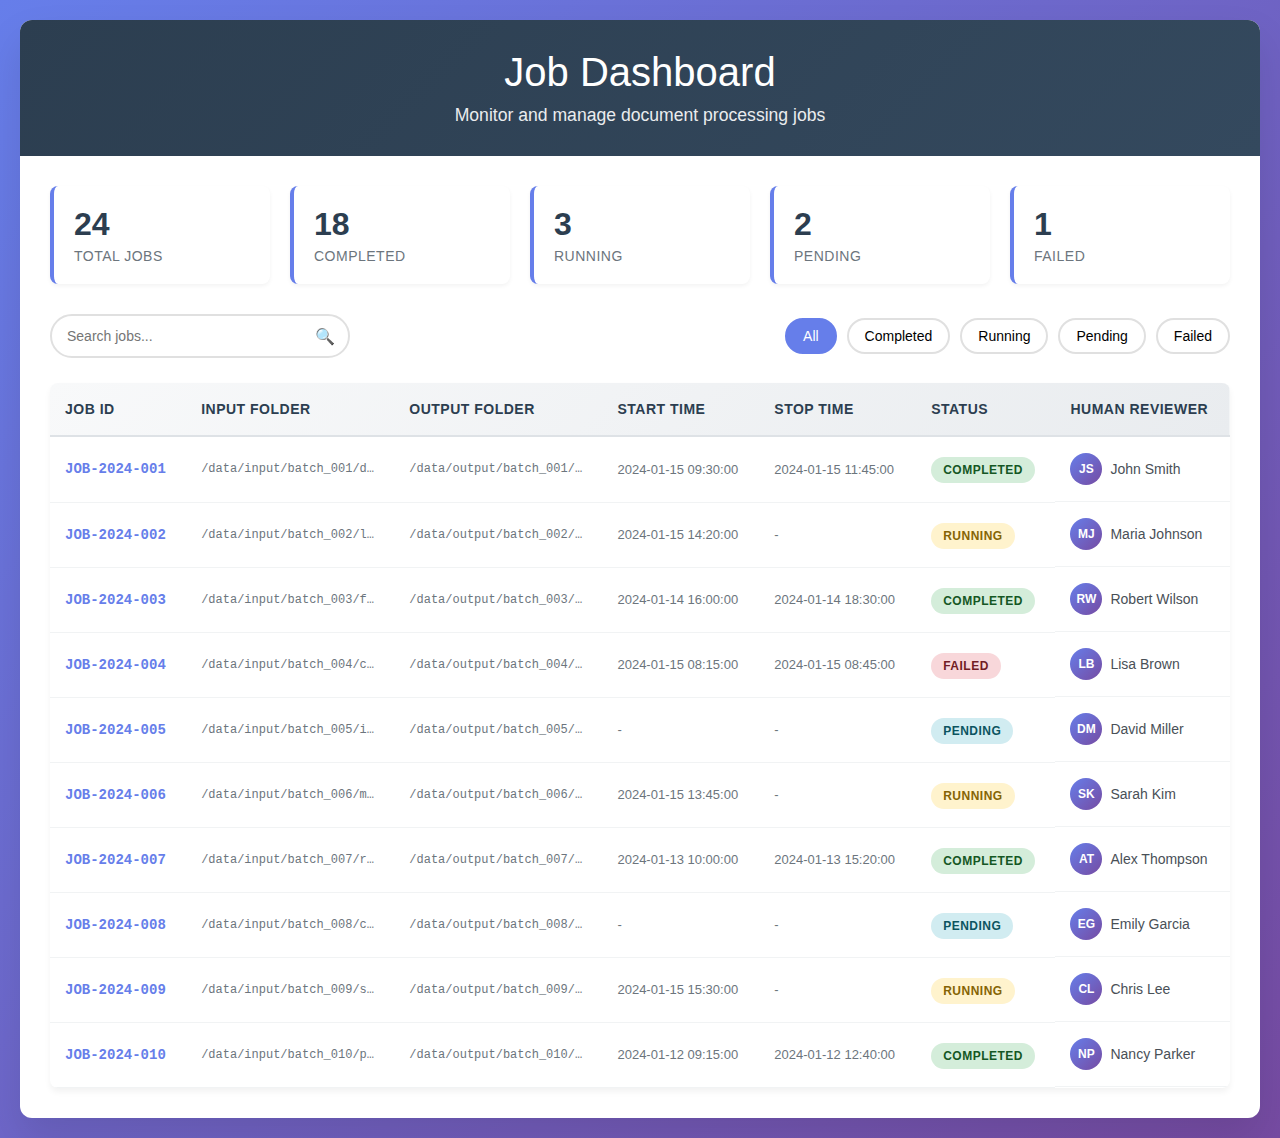
<file: job_dashboard.html>
<!DOCTYPE html>
<html lang="en">
<head>
    <meta charset="UTF-8">
    <meta name="viewport" content="width=device-width, initial-scale=1.0">
    <title>Job Dashboard</title>
    <style>
        * {
            margin: 0;
            padding: 0;
            box-sizing: border-box;
        }

        body {
            font-family: 'Segoe UI', Tahoma, Geneva, Verdana, sans-serif;
            background: linear-gradient(135deg, #667eea 0%, #764ba2 100%);
            min-height: 100vh;
            padding: 20px;
        }

        .container {
            max-width: 1400px;
            margin: 0 auto;
            background: white;
            border-radius: 12px;
            box-shadow: 0 20px 40px rgba(0, 0, 0, 0.1);
            overflow: hidden;
        }

        .header {
            background: linear-gradient(135deg, #2c3e50 0%, #34495e 100%);
            color: white;
            padding: 30px;
            text-align: center;
        }

        .header h1 {
            font-size: 2.5rem;
            font-weight: 300;
            margin-bottom: 10px;
        }

        .header p {
            font-size: 1.1rem;
            opacity: 0.9;
        }

        .table-container {
            padding: 30px;
            overflow-x: auto;
        }

        .controls {
            display: flex;
            justify-content: space-between;
            align-items: center;
            margin-bottom: 25px;
            flex-wrap: wrap;
            gap: 15px;
        }

        .search-box {
            position: relative;
        }

        .search-box input {
            padding: 12px 45px 12px 15px;
            border: 2px solid #e0e0e0;
            border-radius: 25px;
            font-size: 14px;
            width: 300px;
            transition: all 0.3s ease;
        }

        .search-box input:focus {
            outline: none;
            border-color: #667eea;
            box-shadow: 0 0 0 3px rgba(102, 126, 234, 0.1);
        }

        .search-icon {
            position: absolute;
            right: 15px;
            top: 50%;
            transform: translateY(-50%);
            color: #999;
        }

        .status-filter {
            display: flex;
            gap: 10px;
        }

        .filter-btn {
            padding: 8px 16px;
            border: 2px solid #e0e0e0;
            background: white;
            border-radius: 20px;
            cursor: pointer;
            transition: all 0.3s ease;
            font-size: 14px;
        }

        .filter-btn:hover,
        .filter-btn.active {
            background: #667eea;
            color: white;
            border-color: #667eea;
        }

        table {
            width: 100%;
            border-collapse: collapse;
            background: white;
            border-radius: 8px;
            overflow: hidden;
            box-shadow: 0 4px 6px rgba(0, 0, 0, 0.05);
        }

        thead {
            background: linear-gradient(135deg, #f8f9fa 0%, #e9ecef 100%);
        }

        th {
            padding: 18px 15px;
            text-align: left;
            font-weight: 600;
            color: #2c3e50;
            font-size: 14px;
            text-transform: uppercase;
            letter-spacing: 0.5px;
            border-bottom: 2px solid #dee2e6;
        }

        td {
            padding: 16px 15px;
            border-bottom: 1px solid #f1f3f4;
            font-size: 14px;
            color: #495057;
            transition: background-color 0.2s ease;
        }

        tr:hover td {
            background-color: #f8f9fa;
        }

        .job-id {
            font-weight: 600;
            color: #667eea;
            font-family: 'Courier New', monospace;
        }

        .folder-path {
            font-family: 'Courier New', monospace;
            font-size: 12px;
            color: #6c757d;
            max-width: 200px;
            overflow: hidden;
            text-overflow: ellipsis;
            white-space: nowrap;
        }

        .folder-path:hover {
            overflow: visible;
            white-space: normal;
            word-break: break-all;
        }

        .status {
            padding: 6px 12px;
            border-radius: 20px;
            font-size: 12px;
            font-weight: 600;
            text-transform: uppercase;
            letter-spacing: 0.5px;
        }

        .status.completed {
            background: #d4edda;
            color: #155724;
        }

        .status.running {
            background: #fff3cd;
            color: #856404;
        }

        .status.failed {
            background: #f8d7da;
            color: #721c24;
        }

        .status.pending {
            background: #d1ecf1;
            color: #0c5460;
        }

        .datetime {
            font-size: 13px;
            color: #6c757d;
        }

        .reviewer {
            display: flex;
            align-items: center;
            gap: 8px;
        }

        .reviewer-avatar {
            width: 32px;
            height: 32px;
            border-radius: 50%;
            background: linear-gradient(135deg, #667eea, #764ba2);
            display: flex;
            align-items: center;
            justify-content: center;
            color: white;
            font-weight: 600;
            font-size: 12px;
        }

        .reviewer-name {
            font-weight: 500;
        }

        .stats {
            display: grid;
            grid-template-columns: repeat(auto-fit, minmax(200px, 1fr));
            gap: 20px;
            margin-bottom: 30px;
        }

        .stat-card {
            background: white;
            padding: 20px;
            border-radius: 8px;
            box-shadow: 0 2px 4px rgba(0, 0, 0, 0.05);
            border-left: 4px solid #667eea;
        }

        .stat-number {
            font-size: 2rem;
            font-weight: 700;
            color: #2c3e50;
            margin-bottom: 5px;
        }

        .stat-label {
            color: #6c757d;
            font-size: 14px;
            text-transform: uppercase;
            letter-spacing: 0.5px;
        }

        @media (max-width: 768px) {
            .controls {
                flex-direction: column;
                align-items: stretch;
            }

            .search-box input {
                width: 100%;
            }

            .status-filter {
                justify-content: center;
            }

            table {
                font-size: 12px;
            }

            th, td {
                padding: 12px 8px;
            }

            .folder-path {
                max-width: 120px;
            }
        }
    </style>
</head>
<body>
    <div class="container">
        <div class="header">
            <h1>Job Dashboard</h1>
            <p>Monitor and manage document processing jobs</p>
        </div>

        <div class="table-container">
            <div class="stats">
                <div class="stat-card">
                    <div class="stat-number">24</div>
                    <div class="stat-label">Total Jobs</div>
                </div>
                <div class="stat-card">
                    <div class="stat-number">18</div>
                    <div class="stat-label">Completed</div>
                </div>
                <div class="stat-card">
                    <div class="stat-number">3</div>
                    <div class="stat-label">Running</div>
                </div>
                <div class="stat-card">
                    <div class="stat-number">2</div>
                    <div class="stat-label">Pending</div>
                </div>
                <div class="stat-card">
                    <div class="stat-number">1</div>
                    <div class="stat-label">Failed</div>
                </div>
            </div>

            <div class="controls">
                <div class="search-box">
                    <input type="text" placeholder="Search jobs..." id="searchInput">
                    <span class="search-icon">🔍</span>
                </div>
                <div class="status-filter">
                    <button class="filter-btn active" data-status="all">All</button>
                    <button class="filter-btn" data-status="completed">Completed</button>
                    <button class="filter-btn" data-status="running">Running</button>
                    <button class="filter-btn" data-status="pending">Pending</button>
                    <button class="filter-btn" data-status="failed">Failed</button>
                </div>
            </div>

            <table id="jobTable">
                <thead>
                    <tr>
                        <th>Job ID</th>
                        <th>Input Folder</th>
                        <th>Output Folder</th>
                        <th>Start Time</th>
                        <th>Stop Time</th>
                        <th>Status</th>
                        <th>Human Reviewer</th>
                    </tr>
                </thead>
                <tbody>
                    <tr data-status="completed">
                        <td class="job-id">JOB-2024-001</td>
                        <td class="folder-path">/data/input/batch_001/documents</td>
                        <td class="folder-path">/data/output/batch_001/processed</td>
                        <td class="datetime">2024-01-15 09:30:00</td>
                        <td class="datetime">2024-01-15 11:45:00</td>
                        <td><span class="status completed">Completed</span></td>
                        <td class="reviewer">
                            <div class="reviewer-avatar">JS</div>
                            <span class="reviewer-name">John Smith</span>
                        </td>
                    </tr>
                    <tr data-status="running">
                        <td class="job-id">JOB-2024-002</td>
                        <td class="folder-path">/data/input/batch_002/legal_docs</td>
                        <td class="folder-path">/data/output/batch_002/analyzed</td>
                        <td class="datetime">2024-01-15 14:20:00</td>
                        <td class="datetime">-</td>
                        <td><span class="status running">Running</span></td>
                        <td class="reviewer">
                            <div class="reviewer-avatar">MJ</div>
                            <span class="reviewer-name">Maria Johnson</span>
                        </td>
                    </tr>
                    <tr data-status="completed">
                        <td class="job-id">JOB-2024-003</td>
                        <td class="folder-path">/data/input/batch_003/financial_reports</td>
                        <td class="folder-path">/data/output/batch_003/extracted</td>
                        <td class="datetime">2024-01-14 16:00:00</td>
                        <td class="datetime">2024-01-14 18:30:00</td>
                        <td><span class="status completed">Completed</span></td>
                        <td class="reviewer">
                            <div class="reviewer-avatar">RW</div>
                            <span class="reviewer-name">Robert Wilson</span>
                        </td>
                    </tr>
                    <tr data-status="failed">
                        <td class="job-id">JOB-2024-004</td>
                        <td class="folder-path">/data/input/batch_004/contracts</td>
                        <td class="folder-path">/data/output/batch_004/failed</td>
                        <td class="datetime">2024-01-15 08:15:00</td>
                        <td class="datetime">2024-01-15 08:45:00</td>
                        <td><span class="status failed">Failed</span></td>
                        <td class="reviewer">
                            <div class="reviewer-avatar">LB</div>
                            <span class="reviewer-name">Lisa Brown</span>
                        </td>
                    </tr>
                    <tr data-status="pending">
                        <td class="job-id">JOB-2024-005</td>
                        <td class="folder-path">/data/input/batch_005/invoices</td>
                        <td class="folder-path">/data/output/batch_005/pending</td>
                        <td class="datetime">-</td>
                        <td class="datetime">-</td>
                        <td><span class="status pending">Pending</span></td>
                        <td class="reviewer">
                            <div class="reviewer-avatar">DM</div>
                            <span class="reviewer-name">David Miller</span>
                        </td>
                    </tr>
                    <tr data-status="running">
                        <td class="job-id">JOB-2024-006</td>
                        <td class="folder-path">/data/input/batch_006/medical_records</td>
                        <td class="folder-path">/data/output/batch_006/processing</td>
                        <td class="datetime">2024-01-15 13:45:00</td>
                        <td class="datetime">-</td>
                        <td><span class="status running">Running</span></td>
                        <td class="reviewer">
                            <div class="reviewer-avatar">SK</div>
                            <span class="reviewer-name">Sarah Kim</span>
                        </td>
                    </tr>
                    <tr data-status="completed">
                        <td class="job-id">JOB-2024-007</td>
                        <td class="folder-path">/data/input/batch_007/research_papers</td>
                        <td class="folder-path">/data/output/batch_007/summarized</td>
                        <td class="datetime">2024-01-13 10:00:00</td>
                        <td class="datetime">2024-01-13 15:20:00</td>
                        <td><span class="status completed">Completed</span></td>
                        <td class="reviewer">
                            <div class="reviewer-avatar">AT</div>
                            <span class="reviewer-name">Alex Thompson</span>
                        </td>
                    </tr>
                    <tr data-status="pending">
                        <td class="job-id">JOB-2024-008</td>
                        <td class="folder-path">/data/input/batch_008/customer_feedback</td>
                        <td class="folder-path">/data/output/batch_008/analyzed</td>
                        <td class="datetime">-</td>
                        <td class="datetime">-</td>
                        <td><span class="status pending">Pending</span></td>
                        <td class="reviewer">
                            <div class="reviewer-avatar">EG</div>
                            <span class="reviewer-name">Emily Garcia</span>
                        </td>
                    </tr>
                    <tr data-status="running">
                        <td class="job-id">JOB-2024-009</td>
                        <td class="folder-path">/data/input/batch_009/survey_responses</td>
                        <td class="folder-path">/data/output/batch_009/insights</td>
                        <td class="datetime">2024-01-15 15:30:00</td>
                        <td class="datetime">-</td>
                        <td><span class="status running">Running</span></td>
                        <td class="reviewer">
                            <div class="reviewer-avatar">CL</div>
                            <span class="reviewer-name">Chris Lee</span>
                        </td>
                    </tr>
                    <tr data-status="completed">
                        <td class="job-id">JOB-2024-010</td>
                        <td class="folder-path">/data/input/batch_010/product_manuals</td>
                        <td class="folder-path">/data/output/batch_010/indexed</td>
                        <td class="datetime">2024-01-12 09:15:00</td>
                        <td class="datetime">2024-01-12 12:40:00</td>
                        <td><span class="status completed">Completed</span></td>
                        <td class="reviewer">
                            <div class="reviewer-avatar">NP</div>
                            <span class="reviewer-name">Nancy Parker</span>
                        </td>
                    </tr>
                </tbody>
            </table>
        </div>
    </div>

    <script>
        // Search functionality
        const searchInput = document.getElementById('searchInput');
        const table = document.getElementById('jobTable');
        const rows = table.getElementsByTagName('tbody')[0].getElementsByTagName('tr');

        searchInput.addEventListener('input', function() {
            const searchTerm = this.value.toLowerCase();
            
            for (let i = 0; i < rows.length; i++) {
                const row = rows[i];
                const text = row.textContent.toLowerCase();
                
                if (text.includes(searchTerm)) {
                    row.style.display = '';
                } else {
                    row.style.display = 'none';
                }
            }
        });

        // Filter functionality
        const filterButtons = document.querySelectorAll('.filter-btn');
        
        filterButtons.forEach(button => {
            button.addEventListener('click', function() {
                // Remove active class from all buttons
                filterButtons.forEach(btn => btn.classList.remove('active'));
                // Add active class to clicked button
                this.classList.add('active');
                
                const filterStatus = this.getAttribute('data-status');
                
                for (let i = 0; i < rows.length; i++) {
                    const row = rows[i];
                    const rowStatus = row.getAttribute('data-status');
                    
                    if (filterStatus === 'all' || rowStatus === filterStatus) {
                        row.style.display = '';
                    } else {
                        row.style.display = 'none';
                    }
                }
            });
        });

        // Auto-refresh for running jobs (simulation)
        setInterval(() => {
            const runningJobs = document.querySelectorAll('[data-status="running"]');
            runningJobs.forEach(job => {
                // Add a subtle animation to indicate active processing
                job.style.backgroundColor = '#f8f9fa';
                setTimeout(() => {
                    job.style.backgroundColor = '';
                }, 500);
            });
        }, 3000);
    </script>
</body>
</html>
</file>
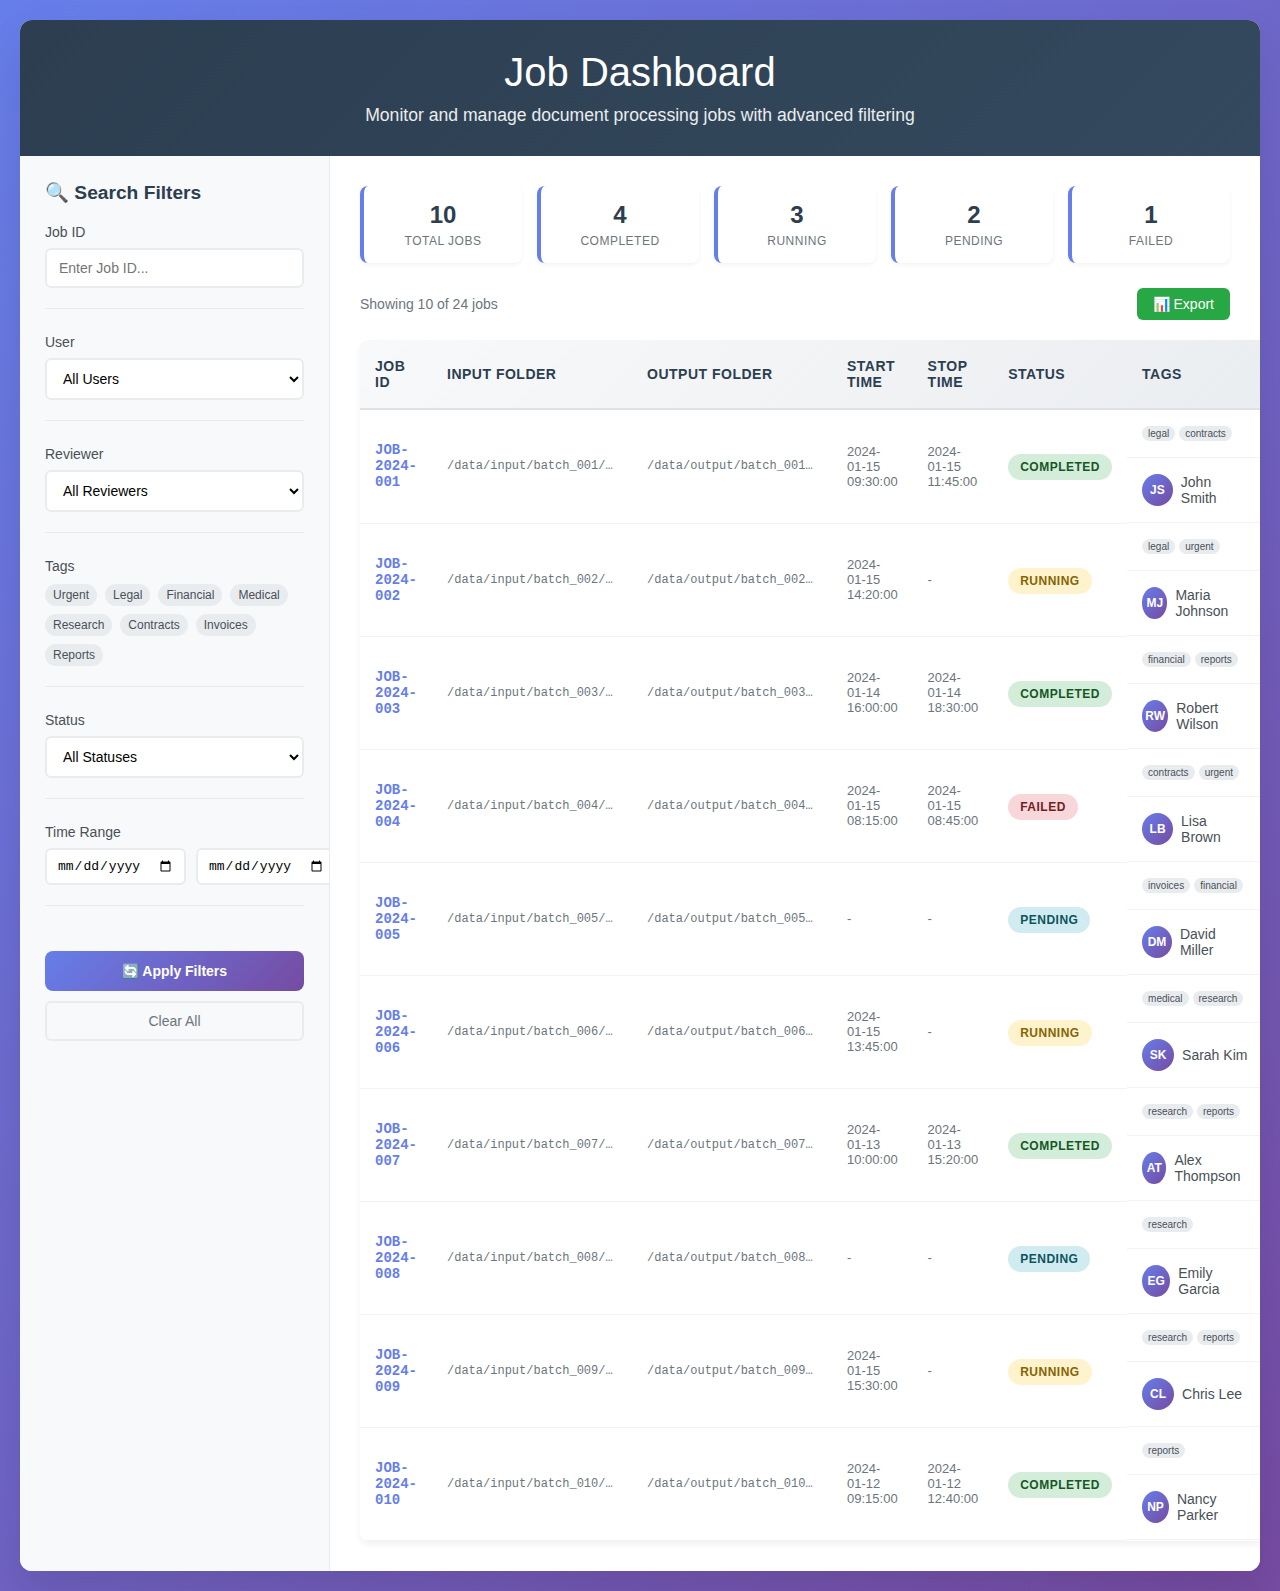
<file: job_dashboard_enhanced.html>
<!DOCTYPE html>
<html lang="en">
<head>
    <meta charset="UTF-8">
    <meta name="viewport" content="width=device-width, initial-scale=1.0">
    <title>Job Dashboard - Enhanced</title>
    <style>
        * {
            margin: 0;
            padding: 0;
            box-sizing: border-box;
        }

        body {
            font-family: 'Segoe UI', Tahoma, Geneva, Verdana, sans-serif;
            background: linear-gradient(135deg, #667eea 0%, #764ba2 100%);
            min-height: 100vh;
            padding: 20px;
        }

        .container {
            max-width: 1600px;
            margin: 0 auto;
            background: white;
            border-radius: 12px;
            box-shadow: 0 20px 40px rgba(0, 0, 0, 0.1);
            overflow: hidden;
            display: flex;
            flex-direction: column;
            min-height: calc(100vh - 40px);
        }

        .header {
            background: linear-gradient(135deg, #2c3e50 0%, #34495e 100%);
            color: white;
            padding: 30px;
            text-align: center;
        }

        .header h1 {
            font-size: 2.5rem;
            font-weight: 300;
            margin-bottom: 10px;
        }

        .header p {
            font-size: 1.1rem;
            opacity: 0.9;
        }

        .main-content {
            display: flex;
            flex: 1;
            min-height: 0;
        }

        /* Sidebar Styles */
        .sidebar {
            width: 25%;
            background: #f8f9fa;
            border-right: 1px solid #e9ecef;
            padding: 25px;
            overflow-y: auto;
            flex-shrink: 0;
        }

        .sidebar h3 {
            color: #2c3e50;
            margin-bottom: 20px;
            font-size: 1.2rem;
            font-weight: 600;
            display: flex;
            align-items: center;
            gap: 8px;
        }

        .filter-section {
            margin-bottom: 25px;
            padding-bottom: 20px;
            border-bottom: 1px solid #e9ecef;
        }

        .filter-section:last-child {
            border-bottom: none;
            margin-bottom: 0;
        }

        .filter-label {
            display: block;
            margin-bottom: 8px;
            font-weight: 500;
            color: #495057;
            font-size: 14px;
        }

        .filter-input {
            width: 100%;
            padding: 10px 12px;
            border: 2px solid #e9ecef;
            border-radius: 6px;
            font-size: 14px;
            transition: all 0.3s ease;
            background: white;
        }

        .filter-input:focus {
            outline: none;
            border-color: #667eea;
            box-shadow: 0 0 0 3px rgba(102, 126, 234, 0.1);
        }

        .filter-select {
            width: 100%;
            padding: 10px 12px;
            border: 2px solid #e9ecef;
            border-radius: 6px;
            font-size: 14px;
            background: white;
            cursor: pointer;
            transition: all 0.3s ease;
        }

        .filter-select:focus {
            outline: none;
            border-color: #667eea;
            box-shadow: 0 0 0 3px rgba(102, 126, 234, 0.1);
        }

        .date-range {
            display: grid;
            grid-template-columns: 1fr 1fr;
            gap: 10px;
        }

        .date-input {
            padding: 8px 10px;
            border: 2px solid #e9ecef;
            border-radius: 6px;
            font-size: 13px;
            background: white;
        }

        .date-input:focus {
            outline: none;
            border-color: #667eea;
            box-shadow: 0 0 0 3px rgba(102, 126, 234, 0.1);
        }

        .tags-container {
            display: flex;
            flex-wrap: wrap;
            gap: 8px;
            margin-top: 10px;
        }

        .tag {
            background: #e9ecef;
            color: #495057;
            padding: 4px 8px;
            border-radius: 12px;
            font-size: 12px;
            cursor: pointer;
            transition: all 0.2s ease;
            user-select: none;
        }

        .tag:hover {
            background: #dee2e6;
        }

        .tag.selected {
            background: #667eea;
            color: white;
        }

        .refresh-btn {
            width: 100%;
            padding: 12px;
            background: linear-gradient(135deg, #667eea 0%, #764ba2 100%);
            color: white;
            border: none;
            border-radius: 8px;
            font-size: 14px;
            font-weight: 600;
            cursor: pointer;
            transition: all 0.3s ease;
            margin-top: 20px;
        }

        .refresh-btn:hover {
            transform: translateY(-2px);
            box-shadow: 0 4px 12px rgba(102, 126, 234, 0.3);
        }

        .clear-filters-btn {
            width: 100%;
            padding: 10px;
            background: transparent;
            color: #6c757d;
            border: 2px solid #e9ecef;
            border-radius: 6px;
            font-size: 14px;
            cursor: pointer;
            transition: all 0.3s ease;
            margin-top: 10px;
        }

        .clear-filters-btn:hover {
            background: #f8f9fa;
            border-color: #dee2e6;
        }

        /* Table Container Styles */
        .table-container {
            width: 75%;
            padding: 30px;
            overflow: auto;
            background: white;
        }

        .stats {
            display: grid;
            grid-template-columns: repeat(auto-fit, minmax(150px, 1fr));
            gap: 15px;
            margin-bottom: 25px;
        }

        .stat-card {
            background: white;
            padding: 15px;
            border-radius: 8px;
            box-shadow: 0 2px 4px rgba(0, 0, 0, 0.05);
            border-left: 4px solid #667eea;
            text-align: center;
        }

        .stat-number {
            font-size: 1.5rem;
            font-weight: 700;
            color: #2c3e50;
            margin-bottom: 5px;
        }

        .stat-label {
            color: #6c757d;
            font-size: 12px;
            text-transform: uppercase;
            letter-spacing: 0.5px;
        }

        .table-header {
            display: flex;
            justify-content: space-between;
            align-items: center;
            margin-bottom: 20px;
        }

        .results-count {
            color: #6c757d;
            font-size: 14px;
        }

        .export-btn {
            padding: 8px 16px;
            background: #28a745;
            color: white;
            border: none;
            border-radius: 6px;
            font-size: 14px;
            cursor: pointer;
            transition: all 0.3s ease;
        }

        .export-btn:hover {
            background: #218838;
        }

        table {
            width: 100%;
            border-collapse: collapse;
            background: white;
            border-radius: 8px;
            overflow: hidden;
            box-shadow: 0 4px 6px rgba(0, 0, 0, 0.05);
        }

        thead {
            background: linear-gradient(135deg, #f8f9fa 0%, #e9ecef 100%);
        }

        th {
            padding: 18px 15px;
            text-align: left;
            font-weight: 600;
            color: #2c3e50;
            font-size: 14px;
            text-transform: uppercase;
            letter-spacing: 0.5px;
            border-bottom: 2px solid #dee2e6;
        }

        td {
            padding: 16px 15px;
            border-bottom: 1px solid #f1f3f4;
            font-size: 14px;
            color: #495057;
            transition: background-color 0.2s ease;
        }

        tr:hover td {
            background-color: #f8f9fa;
        }

        .job-id {
            font-weight: 600;
            color: #667eea;
            font-family: 'Courier New', monospace;
        }

        .folder-path {
            font-family: 'Courier New', monospace;
            font-size: 12px;
            color: #6c757d;
            max-width: 200px;
            overflow: hidden;
            text-overflow: ellipsis;
            white-space: nowrap;
        }

        .folder-path:hover {
            overflow: visible;
            white-space: normal;
            word-break: break-all;
        }

        .status {
            padding: 6px 12px;
            border-radius: 20px;
            font-size: 12px;
            font-weight: 600;
            text-transform: uppercase;
            letter-spacing: 0.5px;
        }

        .status.completed {
            background: #d4edda;
            color: #155724;
        }

        .status.running {
            background: #fff3cd;
            color: #856404;
        }

        .status.failed {
            background: #f8d7da;
            color: #721c24;
        }

        .status.pending {
            background: #d1ecf1;
            color: #0c5460;
        }

        .datetime {
            font-size: 13px;
            color: #6c757d;
        }

        .reviewer {
            display: flex;
            align-items: center;
            gap: 8px;
        }

        .reviewer-avatar {
            width: 32px;
            height: 32px;
            border-radius: 50%;
            background: linear-gradient(135deg, #667eea, #764ba2);
            display: flex;
            align-items: center;
            justify-content: center;
            color: white;
            font-weight: 600;
            font-size: 12px;
        }

        .reviewer-name {
            font-weight: 500;
        }

        .job-tags {
            display: flex;
            gap: 4px;
            flex-wrap: wrap;
        }

        .job-tag {
            background: #e9ecef;
            color: #495057;
            padding: 2px 6px;
            border-radius: 8px;
            font-size: 10px;
            font-weight: 500;
        }

        .no-results {
            text-align: center;
            padding: 40px;
            color: #6c757d;
        }

        .no-results-icon {
            font-size: 3rem;
            margin-bottom: 15px;
            opacity: 0.5;
        }

        /* Mobile Responsiveness */
        @media (max-width: 1024px) {
            .main-content {
                flex-direction: column;
            }

            .sidebar {
                width: 100%;
                border-right: none;
                border-bottom: 1px solid #e9ecef;
                max-height: 300px;
            }

            .table-container {
                width: 100%;
            }

            .stats {
                grid-template-columns: repeat(auto-fit, minmax(120px, 1fr));
            }
        }

        @media (max-width: 768px) {
            .container {
                margin: 10px;
                border-radius: 8px;
            }

            .header {
                padding: 20px;
            }

            .header h1 {
                font-size: 2rem;
            }

            .sidebar {
                padding: 20px;
            }

            .table-container {
                padding: 20px;
            }

            table {
                font-size: 12px;
            }

            th, td {
                padding: 12px 8px;
            }

            .folder-path {
                max-width: 120px;
            }
        }
    </style>
</head>
<body>
    <div class="container">
        <div class="header">
            <h1>Job Dashboard</h1>
            <p>Monitor and manage document processing jobs with advanced filtering</p>
        </div>

        <div class="main-content">
            <!-- Left Sidebar with Filters -->
            <div class="sidebar">
                <h3>🔍 Search Filters</h3>

                <!-- Job ID Filter -->
                <div class="filter-section">
                    <label class="filter-label" for="jobIdFilter">Job ID</label>
                    <input type="text" id="jobIdFilter" class="filter-input" placeholder="Enter Job ID...">
                </div>

                <!-- User Filter -->
                <div class="filter-section">
                    <label class="filter-label" for="userFilter">User</label>
                    <select id="userFilter" class="filter-select">
                        <option value="">All Users</option>
                        <option value="system">System</option>
                        <option value="admin">Admin</option>
                        <option value="analyst">Analyst</option>
                        <option value="manager">Manager</option>
                    </select>
                </div>

                <!-- Reviewer Team Filter -->
                <div class="filter-section">
                    <label class="filter-label" for="reviewerFilter">Reviewer</label>
                    <select id="reviewerFilter" class="filter-select">
                        <option value="">All Reviewers</option>
                        <option value="John Smith">John Smith</option>
                        <option value="Maria Johnson">Maria Johnson</option>
                        <option value="Robert Wilson">Robert Wilson</option>
                        <option value="Lisa Brown">Lisa Brown</option>
                        <option value="David Miller">David Miller</option>
                        <option value="Sarah Kim">Sarah Kim</option>
                        <option value="Alex Thompson">Alex Thompson</option>
                        <option value="Emily Garcia">Emily Garcia</option>
                        <option value="Chris Lee">Chris Lee</option>
                        <option value="Nancy Parker">Nancy Parker</option>
                    </select>
                </div>

                <!-- Tags Filter -->
                <div class="filter-section">
                    <label class="filter-label">Tags</label>
                    <div class="tags-container">
                        <span class="tag" data-tag="urgent">Urgent</span>
                        <span class="tag" data-tag="legal">Legal</span>
                        <span class="tag" data-tag="financial">Financial</span>
                        <span class="tag" data-tag="medical">Medical</span>
                        <span class="tag" data-tag="research">Research</span>
                        <span class="tag" data-tag="contracts">Contracts</span>
                        <span class="tag" data-tag="invoices">Invoices</span>
                        <span class="tag" data-tag="reports">Reports</span>
                    </div>
                </div>

                <!-- Status Filter -->
                <div class="filter-section">
                    <label class="filter-label" for="statusFilter">Status</label>
                    <select id="statusFilter" class="filter-select">
                        <option value="">All Statuses</option>
                        <option value="completed">Completed</option>
                        <option value="running">Running</option>
                        <option value="pending">Pending</option>
                        <option value="failed">Failed</option>
                    </select>
                </div>

                <!-- Time Range Filter -->
                <div class="filter-section">
                    <label class="filter-label">Time Range</label>
                    <div class="date-range">
                        <input type="date" id="startDate" class="date-input" title="Start Date">
                        <input type="date" id="endDate" class="date-input" title="End Date">
                    </div>
                </div>

                <!-- Action Buttons -->
                <button class="refresh-btn" onclick="applyFilters()">🔄 Apply Filters</button>
                <button class="clear-filters-btn" onclick="clearAllFilters()">Clear All</button>
            </div>

            <!-- Right Side Table Container -->
            <div class="table-container">
                <div class="stats">
                    <div class="stat-card">
                        <div class="stat-number" id="totalJobs">24</div>
                        <div class="stat-label">Total Jobs</div>
                    </div>
                    <div class="stat-card">
                        <div class="stat-number" id="completedJobs">18</div>
                        <div class="stat-label">Completed</div>
                    </div>
                    <div class="stat-card">
                        <div class="stat-number" id="runningJobs">3</div>
                        <div class="stat-label">Running</div>
                    </div>
                    <div class="stat-card">
                        <div class="stat-number" id="pendingJobs">2</div>
                        <div class="stat-label">Pending</div>
                    </div>
                    <div class="stat-card">
                        <div class="stat-number" id="failedJobs">1</div>
                        <div class="stat-label">Failed</div>
                    </div>
                </div>

                <div class="table-header">
                    <div class="results-count" id="resultsCount">Showing 10 of 24 jobs</div>
                    <button class="export-btn" onclick="exportResults()">📊 Export</button>
                </div>

                <table id="jobTable">
                    <thead>
                        <tr>
                            <th>Job ID</th>
                            <th>Input Folder</th>
                            <th>Output Folder</th>
                            <th>Start Time</th>
                            <th>Stop Time</th>
                            <th>Status</th>
                            <th>Tags</th>
                            <th>Reviewer</th>
                        </tr>
                    </thead>
                    <tbody id="jobTableBody">
                        <tr data-status="completed" data-reviewer="John Smith" data-user="system" data-tags="legal,contracts" data-start="2024-01-15">
                            <td class="job-id">JOB-2024-001</td>
                            <td class="folder-path">/data/input/batch_001/documents</td>
                            <td class="folder-path">/data/output/batch_001/processed</td>
                            <td class="datetime">2024-01-15 09:30:00</td>
                            <td class="datetime">2024-01-15 11:45:00</td>
                            <td><span class="status completed">Completed</span></td>
                            <td class="job-tags">
                                <span class="job-tag">legal</span>
                                <span class="job-tag">contracts</span>
                            </td>
                            <td class="reviewer">
                                <div class="reviewer-avatar">JS</div>
                                <span class="reviewer-name">John Smith</span>
                            </td>
                        </tr>
                        <tr data-status="running" data-reviewer="Maria Johnson" data-user="analyst" data-tags="legal,urgent" data-start="2024-01-15">
                            <td class="job-id">JOB-2024-002</td>
                            <td class="folder-path">/data/input/batch_002/legal_docs</td>
                            <td class="folder-path">/data/output/batch_002/analyzed</td>
                            <td class="datetime">2024-01-15 14:20:00</td>
                            <td class="datetime">-</td>
                            <td><span class="status running">Running</span></td>
                            <td class="job-tags">
                                <span class="job-tag">legal</span>
                                <span class="job-tag">urgent</span>
                            </td>
                            <td class="reviewer">
                                <div class="reviewer-avatar">MJ</div>
                                <span class="reviewer-name">Maria Johnson</span>
                            </td>
                        </tr>
                        <tr data-status="completed" data-reviewer="Robert Wilson" data-user="manager" data-tags="financial,reports" data-start="2024-01-14">
                            <td class="job-id">JOB-2024-003</td>
                            <td class="folder-path">/data/input/batch_003/financial_reports</td>
                            <td class="folder-path">/data/output/batch_003/extracted</td>
                            <td class="datetime">2024-01-14 16:00:00</td>
                            <td class="datetime">2024-01-14 18:30:00</td>
                            <td><span class="status completed">Completed</span></td>
                            <td class="job-tags">
                                <span class="job-tag">financial</span>
                                <span class="job-tag">reports</span>
                            </td>
                            <td class="reviewer">
                                <div class="reviewer-avatar">RW</div>
                                <span class="reviewer-name">Robert Wilson</span>
                            </td>
                        </tr>
                        <tr data-status="failed" data-reviewer="Lisa Brown" data-user="system" data-tags="contracts,urgent" data-start="2024-01-15">
                            <td class="job-id">JOB-2024-004</td>
                            <td class="folder-path">/data/input/batch_004/contracts</td>
                            <td class="folder-path">/data/output/batch_004/failed</td>
                            <td class="datetime">2024-01-15 08:15:00</td>
                            <td class="datetime">2024-01-15 08:45:00</td>
                            <td><span class="status failed">Failed</span></td>
                            <td class="job-tags">
                                <span class="job-tag">contracts</span>
                                <span class="job-tag">urgent</span>
                            </td>
                            <td class="reviewer">
                                <div class="reviewer-avatar">LB</div>
                                <span class="reviewer-name">Lisa Brown</span>
                            </td>
                        </tr>
                        <tr data-status="pending" data-reviewer="David Miller" data-user="analyst" data-tags="invoices,financial" data-start="">
                            <td class="job-id">JOB-2024-005</td>
                            <td class="folder-path">/data/input/batch_005/invoices</td>
                            <td class="folder-path">/data/output/batch_005/pending</td>
                            <td class="datetime">-</td>
                            <td class="datetime">-</td>
                            <td><span class="status pending">Pending</span></td>
                            <td class="job-tags">
                                <span class="job-tag">invoices</span>
                                <span class="job-tag">financial</span>
                            </td>
                            <td class="reviewer">
                                <div class="reviewer-avatar">DM</div>
                                <span class="reviewer-name">David Miller</span>
                            </td>
                        </tr>
                        <tr data-status="running" data-reviewer="Sarah Kim" data-user="admin" data-tags="medical,research" data-start="2024-01-15">
                            <td class="job-id">JOB-2024-006</td>
                            <td class="folder-path">/data/input/batch_006/medical_records</td>
                            <td class="folder-path">/data/output/batch_006/processing</td>
                            <td class="datetime">2024-01-15 13:45:00</td>
                            <td class="datetime">-</td>
                            <td><span class="status running">Running</span></td>
                            <td class="job-tags">
                                <span class="job-tag">medical</span>
                                <span class="job-tag">research</span>
                            </td>
                            <td class="reviewer">
                                <div class="reviewer-avatar">SK</div>
                                <span class="reviewer-name">Sarah Kim</span>
                            </td>
                        </tr>
                        <tr data-status="completed" data-reviewer="Alex Thompson" data-user="system" data-tags="research,reports" data-start="2024-01-13">
                            <td class="job-id">JOB-2024-007</td>
                            <td class="folder-path">/data/input/batch_007/research_papers</td>
                            <td class="folder-path">/data/output/batch_007/summarized</td>
                            <td class="datetime">2024-01-13 10:00:00</td>
                            <td class="datetime">2024-01-13 15:20:00</td>
                            <td><span class="status completed">Completed</span></td>
                            <td class="job-tags">
                                <span class="job-tag">research</span>
                                <span class="job-tag">reports</span>
                            </td>
                            <td class="reviewer">
                                <div class="reviewer-avatar">AT</div>
                                <span class="reviewer-name">Alex Thompson</span>
                            </td>
                        </tr>
                        <tr data-status="pending" data-reviewer="Emily Garcia" data-user="manager" data-tags="research" data-start="">
                            <td class="job-id">JOB-2024-008</td>
                            <td class="folder-path">/data/input/batch_008/customer_feedback</td>
                            <td class="folder-path">/data/output/batch_008/analyzed</td>
                            <td class="datetime">-</td>
                            <td class="datetime">-</td>
                            <td><span class="status pending">Pending</span></td>
                            <td class="job-tags">
                                <span class="job-tag">research</span>
                            </td>
                            <td class="reviewer">
                                <div class="reviewer-avatar">EG</div>
                                <span class="reviewer-name">Emily Garcia</span>
                            </td>
                        </tr>
                        <tr data-status="running" data-reviewer="Chris Lee" data-user="analyst" data-tags="research,reports" data-start="2024-01-15">
                            <td class="job-id">JOB-2024-009</td>
                            <td class="folder-path">/data/input/batch_009/survey_responses</td>
                            <td class="folder-path">/data/output/batch_009/insights</td>
                            <td class="datetime">2024-01-15 15:30:00</td>
                            <td class="datetime">-</td>
                            <td><span class="status running">Running</span></td>
                            <td class="job-tags">
                                <span class="job-tag">research</span>
                                <span class="job-tag">reports</span>
                            </td>
                            <td class="reviewer">
                                <div class="reviewer-avatar">CL</div>
                                <span class="reviewer-name">Chris Lee</span>
                            </td>
                        </tr>
                        <tr data-status="completed" data-reviewer="Nancy Parker" data-user="admin" data-tags="reports" data-start="2024-01-12">
                            <td class="job-id">JOB-2024-010</td>
                            <td class="folder-path">/data/input/batch_010/product_manuals</td>
                            <td class="folder-path">/data/output/batch_010/indexed</td>
                            <td class="datetime">2024-01-12 09:15:00</td>
                            <td class="datetime">2024-01-12 12:40:00</td>
                            <td><span class="status completed">Completed</span></td>
                            <td class="job-tags">
                                <span class="job-tag">reports</span>
                            </td>
                            <td class="reviewer">
                                <div class="reviewer-avatar">NP</div>
                                <span class="reviewer-name">Nancy Parker</span>
                            </td>
                        </tr>
                    </tbody>
                </table>

                <div id="noResults" class="no-results" style="display: none;">
                    <div class="no-results-icon">🔍</div>
                    <h3>No jobs found</h3>
                    <p>Try adjusting your search filters</p>
                </div>
            </div>
        </div>
    </div>

    <script>
        // Global variables
        let allJobs = [];
        let filteredJobs = [];
        let selectedTags = [];

        // Initialize the dashboard
        document.addEventListener('DOMContentLoaded', function() {
            initializeJobs();
            setupEventListeners();
            updateStats();
        });

        function initializeJobs() {
            const tableBody = document.getElementById('jobTableBody');
            const rows = tableBody.getElementsByTagName('tr');
            
            allJobs = Array.from(rows).map(row => ({
                element: row,
                jobId: row.querySelector('.job-id').textContent,
                status: row.getAttribute('data-status'),
                reviewer: row.getAttribute('data-reviewer'),
                user: row.getAttribute('data-user'),
                tags: row.getAttribute('data-tags').split(','),
                startDate: row.getAttribute('data-start')
            }));
            
            filteredJobs = [...allJobs];
        }

        function setupEventListeners() {
            // Tag selection
            document.querySelectorAll('.tag').forEach(tag => {
                tag.addEventListener('click', function() {
                    const tagValue = this.getAttribute('data-tag');
                    
                    if (this.classList.contains('selected')) {
                        this.classList.remove('selected');
                        selectedTags = selectedTags.filter(t => t !== tagValue);
                    } else {
                        this.classList.add('selected');
                        selectedTags.push(tagValue);
                    }
                    
                    // Apply filters immediately when tag is clicked
                    applyFilters();
                });
            });

            // Real-time filtering on input changes
            document.getElementById('jobIdFilter').addEventListener('input', applyFilters);
            document.getElementById('userFilter').addEventListener('change', applyFilters);
            document.getElementById('reviewerFilter').addEventListener('change', applyFilters);
            document.getElementById('statusFilter').addEventListener('change', applyFilters);
            document.getElementById('startDate').addEventListener('change', applyFilters);
            document.getElementById('endDate').addEventListener('change', applyFilters);
        }

        function applyFilters() {
            const jobIdFilter = document.getElementById('jobIdFilter').value.toLowerCase();
            const userFilter = document.getElementById('userFilter').value;
            const reviewerFilter = document.getElementById('reviewerFilter').value;
            const statusFilter = document.getElementById('statusFilter').value;
            const startDate = document.getElementById('startDate').value;
            const endDate = document.getElementById('endDate').value;

            filteredJobs = allJobs.filter(job => {
                // Job ID filter
                if (jobIdFilter && !job.jobId.toLowerCase().includes(jobIdFilter)) {
                    return false;
                }

                // User filter
                if (userFilter && job.user !== userFilter) {
                    return false;
                }

                // Reviewer filter
                if (reviewerFilter && job.reviewer !== reviewerFilter) {
                    return false;
                }

                // Status filter
                if (statusFilter && job.status !== statusFilter) {
                    return false;
                }

                // Tags filter
                if (selectedTags.length > 0) {
                    const hasSelectedTag = selectedTags.some(tag => job.tags.includes(tag));
                    if (!hasSelectedTag) {
                        return false;
                    }
                }

                // Date range filter
                if (startDate && job.startDate && job.startDate < startDate) {
                    return false;
                }
                if (endDate && job.startDate && job.startDate > endDate) {
                    return false;
                }

                return true;
            });

            updateTable();
            updateStats();
            updateResultsCount();
        }

        function updateTable() {
            const tableBody = document.getElementById('jobTableBody');
            const noResults = document.getElementById('noResults');
            
            // Hide all rows first
            allJobs.forEach(job => {
                job.element.style.display = 'none';
            });

            // Show filtered rows
            if (filteredJobs.length > 0) {
                filteredJobs.forEach(job => {
                    job.element.style.display = '';
                });
                tableBody.parentElement.style.display = '';
                noResults.style.display = 'none';
            } else {
                tableBody.parentElement.style.display = 'none';
                noResults.style.display = 'block';
            }
        }

        function updateStats() {
            const stats = {
                total: filteredJobs.length,
                completed: filteredJobs.filter(job => job.status === 'completed').length,
                running: filteredJobs.filter(job => job.status === 'running').length,
                pending: filteredJobs.filter(job => job.status === 'pending').length,
                failed: filteredJobs.filter(job => job.status === 'failed').length
            };

            document.getElementById('totalJobs').textContent = stats.total;
            document.getElementById('completedJobs').textContent = stats.completed;
            document.getElementById('runningJobs').textContent = stats.running;
            document.getElementById('pendingJobs').textContent = stats.pending;
            document.getElementById('failedJobs').textContent = stats.failed;
        }

        function updateResultsCount() {
            const resultsCount = document.getElementById('resultsCount');
            resultsCount.textContent = `Showing ${filteredJobs.length} of ${allJobs.length} jobs`;
        }

        function clearAllFilters() {
            // Clear all input fields
            document.getElementById('jobIdFilter').value = '';
            document.getElementById('userFilter').value = '';
            document.getElementById('reviewerFilter').value = '';
            document.getElementById('statusFilter').value = '';
            document.getElementById('startDate').value = '';
            document.getElementById('endDate').value = '';

            // Clear selected tags
            selectedTags = [];
            document.querySelectorAll('.tag').forEach(tag => {
                tag.classList.remove('selected');
            });

            // Reset to show all jobs
            filteredJobs = [...allJobs];
            updateTable();
            updateStats();
            updateResultsCount();
        }

        function exportResults() {
            // Create CSV content
            let csvContent = "Job ID,Input Folder,Output Folder,Start Time,Stop Time,Status,Tags,Reviewer\n";
            
            filteredJobs.forEach(job => {
                const row = job.element;
                const cells = row.getElementsByTagName('td');
                const csvRow = [
                    cells[0].textContent, // Job ID
                    cells[1].textContent, // Input Folder
                    cells[2].textContent, // Output Folder
                    cells[3].textContent, // Start Time
                    cells[4].textContent, // Stop Time
                    cells[5].textContent.trim(), // Status
                    job.tags.join(';'), // Tags
                    cells[7].textContent.trim() // Reviewer
                ].map(field => `"${field}"`).join(',');
                
                csvContent += csvRow + "\n";
            });

            // Download CSV
            const blob = new Blob([csvContent], { type: 'text/csv' });
            const url = window.URL.createObjectURL(blob);
            const a = document.createElement('a');
            a.href = url;
            a.download = `job_dashboard_export_${new Date().toISOString().split('T')[0]}.csv`;
            document.body.appendChild(a);
            a.click();
            document.body.removeChild(a);
            window.URL.revokeObjectURL(url);
        }

        // Auto-refresh for running jobs (simulation)
        setInterval(() => {
            const runningJobs = document.querySelectorAll('[data-status="running"]');
            runningJobs.forEach(job => {
                if (job.style.display !== 'none') {
                    job.style.backgroundColor = '#f8f9fa';
                    setTimeout(() => {
                        job.style.backgroundColor = '';
                    }, 500);
                }
            });
        }, 5000);
    </script>
</body>
</html>
</file>
